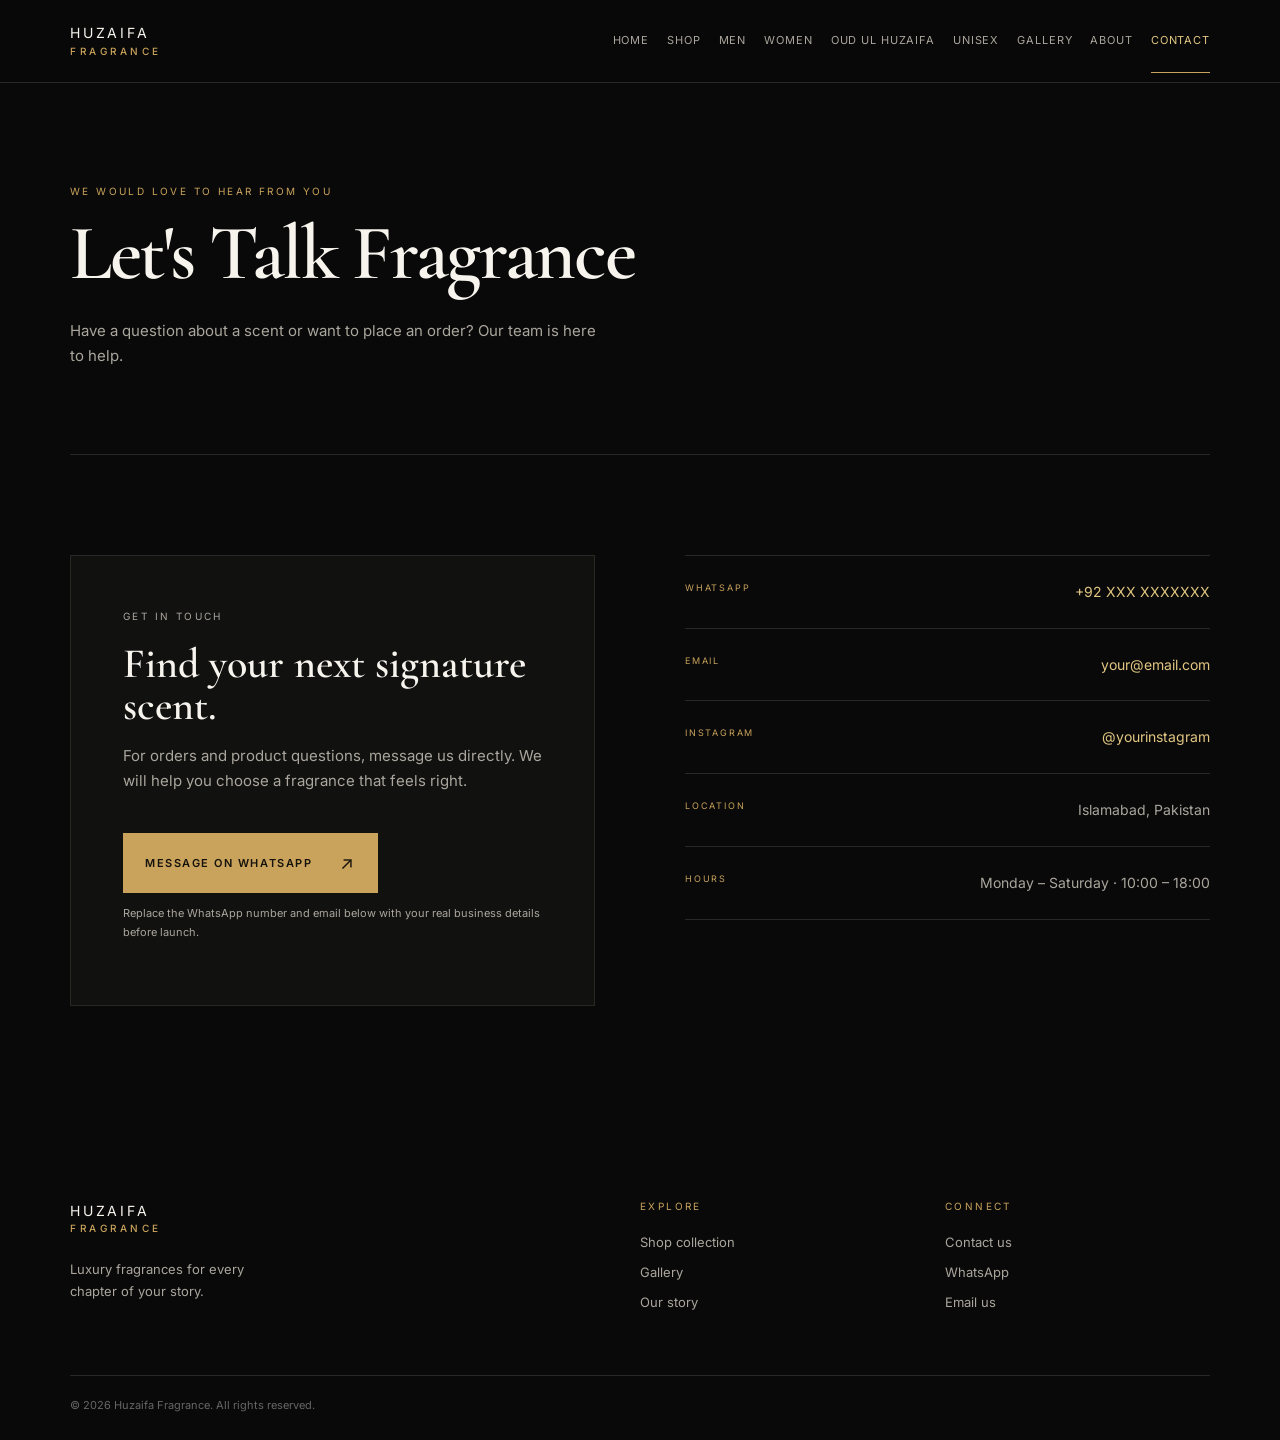
<file: contact.html>
<!doctype html>
<html lang="en"><head><meta charset="UTF-8"><meta name="viewport" content="width=device-width, initial-scale=1.0"><title>Contact Us | Huzaifa Fragrance</title><meta name="description" content="Contact Huzaifa Fragrance for perfume orders, product questions and customer support."><link rel="preconnect" href="https://fonts.googleapis.com"><link rel="preconnect" href="https://fonts.gstatic.com" crossorigin><link href="https://fonts.googleapis.com/css2?family=Cormorant+Garamond:wght@500;600;700&family=Inter:wght@400;500;600&display=swap" rel="stylesheet"><link rel="stylesheet" href="style.css"></head>
<body><header class="site-header"><div class="container nav-wrap"><a class="brand" href="index.html"><span>HUZAIFA</span><b>FRAGRANCE</b></a><button class="menu-toggle" aria-label="Open navigation" aria-expanded="false">☰</button><nav class="site-nav" aria-label="Main navigation"><a href="index.html">Home</a><a href="shop.html">Shop</a><a href="men.html">Men</a><a href="women.html">Women</a><a href="oud-ul-huzaifa.html">Oud ul Huzaifa</a><a href="unisex.html">Unisex</a><a href="gallery.html">Gallery</a><a href="about.html">About</a><a class="active" href="contact.html">Contact</a></nav></div></header><main><section class="page-intro container"><p class="eyebrow">WE WOULD LOVE TO HEAR FROM YOU</p><h1>Let's Talk Fragrance</h1><p>Have a question about a scent or want to place an order? Our team is here to help.</p></section><section class="contact-layout container"><div class="contact-panel"><p class="eyebrow">GET IN TOUCH</p><h2>Find your next signature scent.</h2><p>For orders and product questions, message us directly. We will help you choose a fragrance that feels right.</p><a class="button" href="https://wa.me/92XXXXXXXXXX">Message on WhatsApp <span>↗</span></a><p class="small-note">Replace the WhatsApp number and email below with your real business details before launch.</p></div><div class="contact-list"><div><span>WHATSAPP</span><a href="https://wa.me/92XXXXXXXXXX">+92 XXX XXXXXXX</a></div><div><span>EMAIL</span><a href="mailto:your@email.com">your@email.com</a></div><div><span>INSTAGRAM</span><a href="https://instagram.com/yourinstagram">@yourinstagram</a></div><div><span>LOCATION</span><p>Islamabad, Pakistan</p></div><div><span>HOURS</span><p>Monday – Saturday · 10:00 – 18:00</p></div></div></section></main><footer class="site-footer"><div class="container footer-grid"><div><a class="brand" href="index.html"><span>HUZAIFA</span><b>FRAGRANCE</b></a><p class="footer-copy">Luxury fragrances for every chapter of your story.</p></div><div><p class="eyebrow">EXPLORE</p><a href="shop.html">Shop collection</a><a href="gallery.html">Gallery</a><a href="about.html">Our story</a></div><div><p class="eyebrow">CONNECT</p><a href="contact.html">Contact us</a><a href="https://wa.me/92XXXXXXXXXX">WhatsApp</a><a href="mailto:your@email.com">Email us</a></div></div><div class="container copyright">© <span class="year"></span> Huzaifa Fragrance. All rights reserved.</div></footer><script src="script.js"></script></body></html>
</file>
<file: style.css>
:root{--black:#090909;--panel:#111110;--gold:#c9a35b;--gold-light:#e2c783;--white:#f7f4ee;--muted:#aaa69d;--line:#292824;--serif:'Cormorant Garamond',Georgia,serif;--sans:'Inter',Arial,sans-serif}*{box-sizing:border-box}html{scroll-behavior:smooth}body{margin:0;background:var(--black);color:var(--white);font-family:var(--sans);font-size:15px;line-height:1.7}a{color:inherit;text-decoration:none}img{display:block;max-width:100%;width:100%;object-fit:cover}.container{width:min(1140px,calc(100% - 48px));margin:auto}.site-header{border-bottom:1px solid var(--line);background:rgba(9,9,9,.94);position:sticky;top:0;z-index:10;backdrop-filter:blur(12px)}.nav-wrap{min-height:82px;display:flex;align-items:center;justify-content:space-between}.brand{font-family:var(--sans);font-size:14px;letter-spacing:.2em;line-height:1.1;display:inline-flex;flex-direction:column}.brand span{color:var(--white)}.brand b{color:var(--gold);font-weight:500;font-size:10px;letter-spacing:.35em;margin-top:5px}.site-nav{display:flex;align-items:center;gap:18px;flex-wrap:wrap;justify-content:flex-end;font-size:11px;letter-spacing:.08em;text-transform:uppercase;color:var(--muted)}.site-nav a{padding:22px 0;border-bottom:1px solid transparent}.site-nav a:hover,.site-nav a.active{color:var(--gold-light);border-color:var(--gold)}.menu-toggle{display:none;background:none;border:0;color:var(--gold);font-size:24px}.hero{min-height:650px;display:grid;grid-template-columns:1fr 1fr;gap:70px;align-items:center}.hero-copy{padding:50px 0}.eyebrow{color:var(--gold);font-size:10px;letter-spacing:.24em;margin:0 0 18px;text-transform:uppercase}.hero h1,.page-intro h1{font:600 clamp(52px,7vw,88px)/.92 var(--serif);letter-spacing:-.03em;margin:0 0 28px;max-width:650px}.hero h1 em{color:var(--gold);font-style:italic}.lead{color:var(--muted);max-width:480px;font-size:16px}.button{display:inline-flex;align-items:center;gap:28px;background:var(--gold);color:#16130c;padding:15px 22px;margin-top:24px;font-size:11px;font-weight:600;letter-spacing:.14em;text-transform:uppercase;transition:.25s}.button:hover{background:var(--gold-light);transform:translateY(-2px)}.button span{font-size:18px;font-weight:400}.hero-art{height:540px;position:relative;display:flex;align-items:center;justify-content:center}.hero-art img{height:100%;filter:saturate(.7);clip-path:polygon(13% 0,100% 0,87% 100%,0 100%)}.hero-glow{position:absolute;width:65%;height:65%;background:var(--gold);filter:blur(90px);opacity:.12}.vertical-label{position:absolute;right:-10px;bottom:28px;writing-mode:vertical-rl;color:var(--gold);font-size:10px;letter-spacing:.3em}.section{padding:100px 0}.section-heading{display:flex;justify-content:space-between;align-items:end;margin-bottom:40px}.section-heading h2,.about-content h2,.contact-panel h2{font:600 48px/1 var(--serif);margin:0}.text-link{color:var(--gold-light);font-size:12px;letter-spacing:.08em}.text-link span{font-size:18px;margin-left:8px}.feature-collection-grid{display:grid;grid-template-columns:repeat(4,1fr);gap:18px}.collection-card{background:linear-gradient(180deg,#171613,#111111);border:1px solid var(--line);padding:28px 20px;display:flex;flex-direction:column;justify-content:space-between;min-height:180px;transition:transform .25s,border-color .25s}.collection-card:hover{transform:translateY(-4px);border-color:#785e2a}.collection-card span{color:var(--gold);font-size:10px;letter-spacing:.22em;text-transform:uppercase}.collection-card strong{font:600 30px/1.1 var(--serif);margin-top:40px}.compact-grid{margin-bottom:30px}.product-grid{display:grid;grid-template-columns:repeat(3,1fr);gap:22px}.product-card{background:var(--panel);border:1px solid var(--line);transition:.25s}.product-card:hover{border-color:#68532c;transform:translateY(-4px)}.product-image{height:350px;overflow:hidden;background:#171612}.product-image img{height:100%;transition:.5s;filter:saturate(.78)}.product-card:hover .product-image img{transform:scale(1.04)}.card-info{padding:24px}.card-info .eyebrow{margin-bottom:8px;font-size:9px}.card-info h2,.card-info h3{font:600 29px var(--serif);margin:0 0 8px}.card-info p:not(.eyebrow){color:var(--muted);font-size:13px;min-height:48px;margin:0}.card-bottom{display:flex;justify-content:space-between;align-items:center;border-top:1px solid var(--line);margin-top:20px;padding-top:18px}.card-bottom strong{color:var(--gold-light);font-weight:500}.card-bottom a{font-size:11px;color:var(--gold);letter-spacing:.05em}.quote-section{background:#11100e;border-top:1px solid var(--line);border-bottom:1px solid var(--line)}.quote{text-align:center;padding:110px 20px}.quote blockquote{font:500 clamp(32px,5vw,60px)/1.05 var(--serif);max-width:850px;margin:0 auto 35px}.site-footer{padding:62px 0 25px}.footer-grid{display:grid;grid-template-columns:2fr 1fr 1fr;gap:40px;padding-bottom:60px}.footer-copy{color:var(--muted);font-size:13px;max-width:220px;margin-top:24px}.footer-grid>div:not(:first-child){display:flex;flex-direction:column;gap:8px}.footer-grid .eyebrow{margin-bottom:8px}.footer-grid a:not(.brand){color:var(--muted);font-size:13px}.footer-grid a:hover{color:var(--gold)}.copyright{border-top:1px solid var(--line);padding-top:20px;color:#666;font-size:11px}.page-intro{padding:100px 0 70px;border-bottom:1px solid var(--line)}.page-intro h1{font-size:clamp(52px,7vw,78px);max-width:700px}.page-intro>p:last-child{color:var(--muted);max-width:530px}.filter-row{border-bottom:1px solid var(--line);padding-bottom:20px;margin-bottom:30px;display:flex;justify-content:space-between;color:var(--muted);font-size:12px}.filter{border:0;background:none;color:var(--muted);margin-left:20px;padding:0;cursor:pointer}.filter.active,.filter:hover{color:var(--gold)}.product-detail{padding:90px 0 120px;display:grid;grid-template-columns:1fr 1fr;gap:85px}.detail-image{height:680px;background:var(--panel)}.detail-image img{height:100%;filter:saturate(.75)}.detail-copy{padding:25px 0}.detail-copy h1{font:600 clamp(58px,7vw,92px)/.9 var(--serif);margin:0 0 20px}.price{color:var(--gold-light);font-size:20px}.detail-meta{display:flex;gap:50px;border-top:1px solid var(--line);border-bottom:1px solid var(--line);padding:20px 0;margin:30px 0}.detail-meta div,.note-row div{display:flex;flex-direction:column;gap:4px}.detail-meta span,.note-row span,.contact-list span{font-size:9px;letter-spacing:.2em;color:var(--gold)}.detail-meta strong,.note-row strong{font-size:13px;font-weight:500}.small-note{font-size:11px;color:#777}.notes{margin-top:60px}.notes h2{font:500 32px var(--serif);margin:0 0 24px}.note-row{display:grid;grid-template-columns:repeat(3,1fr);gap:20px}.gallery-grid{padding:80px 0 120px;display:grid;grid-template-columns:1.2fr 1fr 1fr;grid-auto-rows:260px;gap:20px}.gallery-grid figure{margin:0;overflow:hidden}.gallery-grid img{height:100%;filter:saturate(.7);transition:.4s}.gallery-grid figure:hover img{transform:scale(1.04);filter:saturate(1)}.gallery-tall{grid-row:span 2}.gallery-wide{grid-column:span 2}.about-layout,.contact-layout{display:grid;grid-template-columns:1fr 1fr;gap:90px;padding:100px 0 130px}.about-image{height:680px}.about-image img{height:100%;filter:saturate(.65)}.about-content{display:flex;flex-direction:column;gap:50px}.about-content h2,.contact-panel h2{font-size:42px;margin-bottom:16px}.about-content p,.contact-panel>p{color:var(--muted)}.feature-list{list-style:none;padding:0;margin:0}.feature-list li{border-top:1px solid var(--line);padding:14px 0;color:var(--muted)}.feature-list li:before{content:'✦';color:var(--gold);margin-right:14px}.contact-layout{align-items:start}.contact-panel{background:var(--panel);border:1px solid var(--line);padding:52px}.contact-list{border-top:1px solid var(--line)}.contact-list>div{padding:24px 0;border-bottom:1px solid var(--line);display:flex;justify-content:space-between;gap:20px}.contact-list a,.contact-list p{margin:0;color:var(--gold-light);font-size:14px}.contact-list p{color:var(--muted)}
.category-page{padding:80px 0 120px}.category-intro{margin-bottom:36px}.category-intro h1{font:600 clamp(44px,5vw,72px)/1 var(--serif);margin:0 0 14px}.category-intro p{color:var(--muted);max-width:600px}.category-spotlight{display:grid;grid-template-columns:1.2fr .8fr;gap:26px;margin-top:46px}.spotlight-panel{background:var(--panel);border:1px solid var(--line);padding:26px}.spotlight-panel .eyebrow{margin-bottom:10px}.spotlight-panel h3{font:600 36px/1 var(--serif);margin:0 0 14px}.spotlight-panel p{color:var(--muted);margin:0 0 14px}.spotlight-panel .button{margin-top:0}@media(max-width:760px){.container{width:min(100% - 32px,600px)}.nav-wrap{min-height:72px}.menu-toggle{display:block}.site-nav{display:none;position:absolute;top:72px;left:0;right:0;background:var(--black);border-bottom:1px solid var(--line);padding:12px 16px;flex-direction:column;align-items:stretch;gap:0}.site-nav.open{display:flex}.site-nav a{padding:12px 0}.hero{min-height:auto;display:flex;flex-direction:column;gap:20px;padding-top:55px}.hero-copy{padding:0}.hero h1{font-size:58px}.hero-art{height:420px;width:100%}.vertical-label{right:0}.section{padding:70px 0}.section-heading{align-items:start;flex-direction:column;gap:18px}.section-heading h2{font-size:42px}.feature-collection-grid{grid-template-columns:1fr 1fr}.product-grid{grid-template-columns:1fr}.product-image{height:380px}.quote{padding:75px 10px}.footer-grid{grid-template-columns:1fr 1fr;gap:35px}.footer-grid>div:first-child{grid-column:span 2}.page-intro{padding:65px 0 45px}.page-intro h1{font-size:56px}.filter-row{display:block}.filter-row>div{margin-top:16px}.filter{margin:0 18px 0 0}.product-detail,.about-layout,.contact-layout,.category-spotlight{grid-template-columns:1fr;gap:45px;padding:60px 0 80px}.detail-image,.about-image{height:480px}.detail-copy{padding:0}.detail-copy h1{font-size:65px}.note-row{gap:10px}.about-content{gap:38px}.gallery-grid{padding:55px 0 80px;grid-template-columns:1fr 1fr;grid-auto-rows:190px;gap:10px}.gallery-tall{grid-row:span 2}.gallery-wide{grid-column:span 2}.contact-panel{padding:32px 24px}.contact-list>div{display:block}.contact-list a,.contact-list p{display:block;margin-top:6px}.category-page{padding:50px 0 80px}.feature-collection-grid{grid-template-columns:1fr}}
</file>
